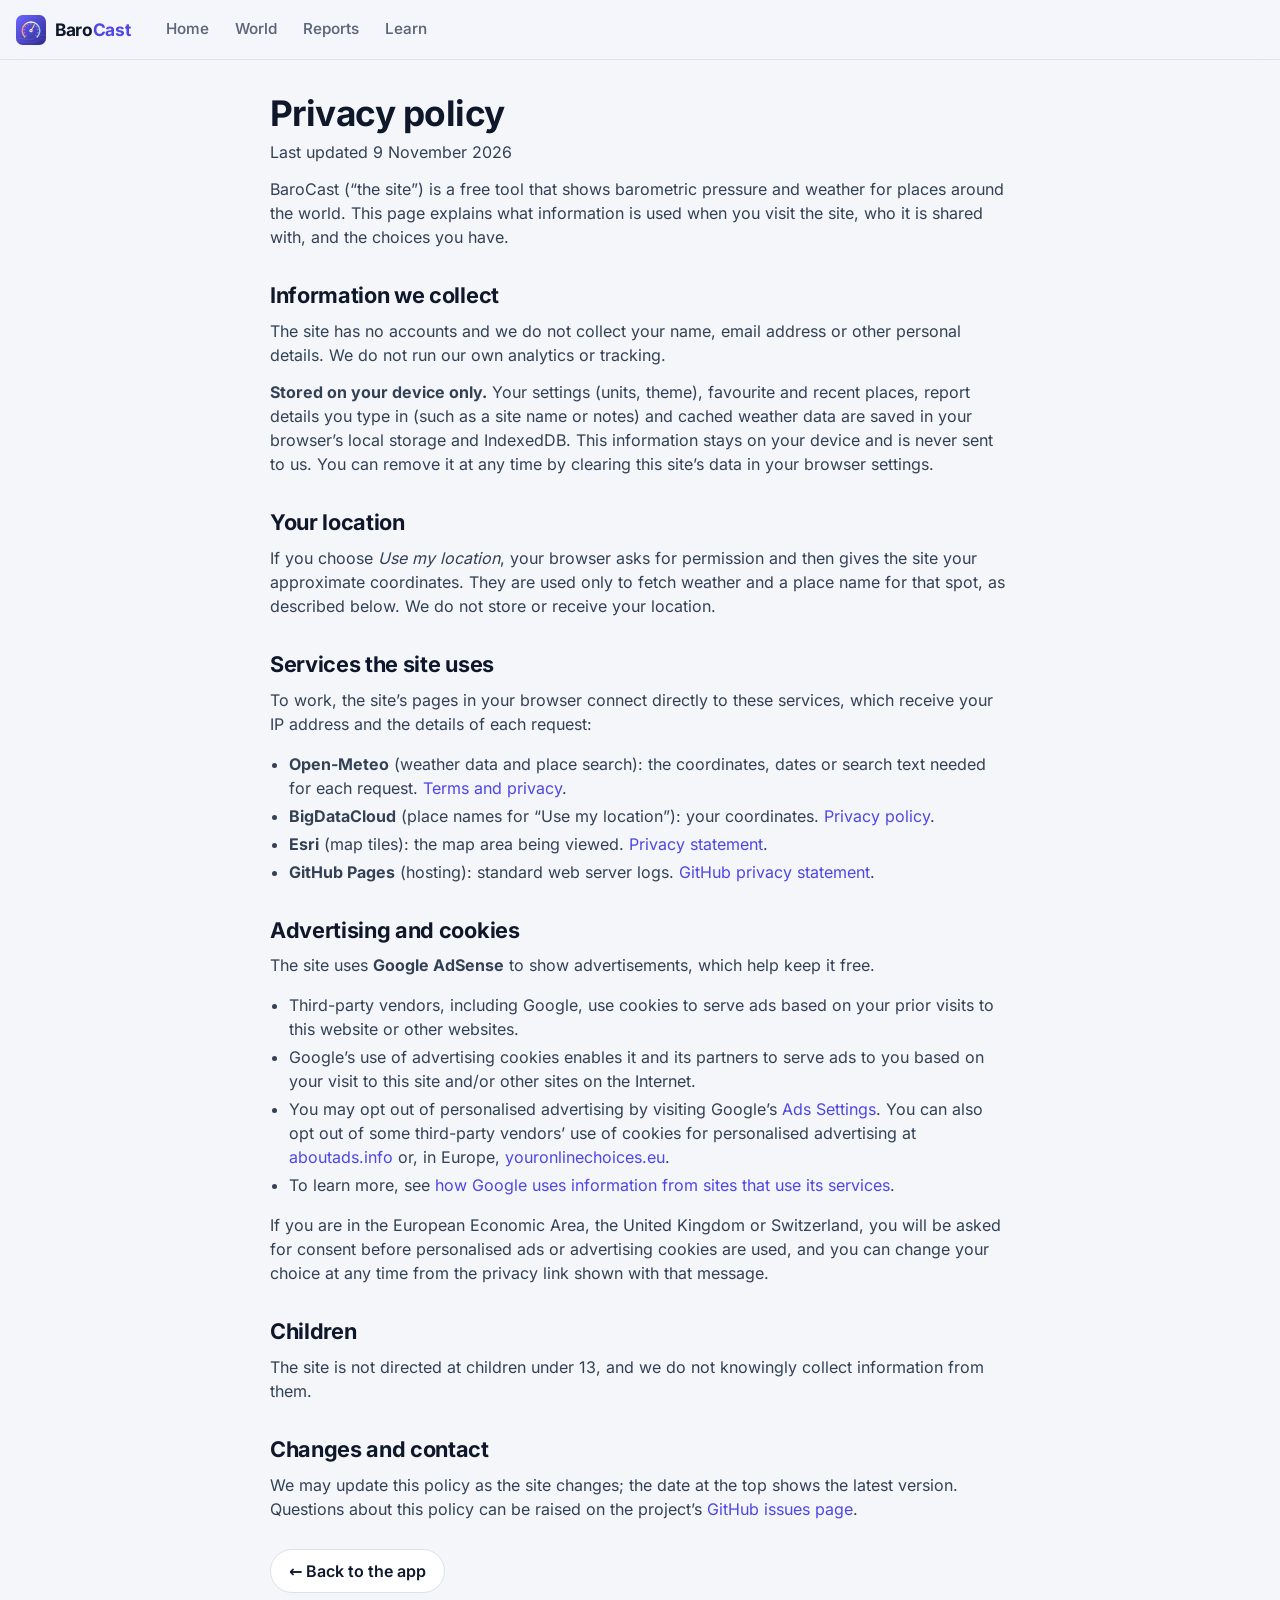
<file: privacy.html>
<!doctype html>
<html lang="en" data-theme="auto">
<head>
  <meta charset="utf-8">
  <meta name="viewport" content="width=device-width, initial-scale=1">
  <title>Privacy Policy · BaroCast</title>
  <meta name="description" content="How BaroCast handles your data, including advertising cookies from Google AdSense.">
  <meta name="color-scheme" content="light dark">
  <link rel="canonical" href="https://barocast.nz/privacy.html">
  <meta name="google-adsense-account" content="ca-pub-9990772667977184">
  <script async src="https://pagead2.googlesyndication.com/pagead/js/adsbygoogle.js?client=ca-pub-9990772667977184" crossorigin="anonymous"></script>
  <link rel="icon" href="assets/icon.svg" type="image/svg+xml">
  <link rel="stylesheet" href="css/app.css">
  <script>
    try {
      var s = JSON.parse(localStorage.getItem('bpm:settings') || '{}');
      if (s.theme) document.documentElement.dataset.theme = s.theme;
    } catch (e) {}
  </script>
</head>
<body>
  <header class="topbar">
    <a class="brand" href="./#/" aria-label="BaroCast home">
      <img src="assets/icon.svg" alt="" width="30" height="30">
      <span class="brand-name">Baro<span>Cast</span></span>
    </a>
    <nav class="nav-desktop" aria-label="Main">
      <a href="./#/">Home</a>
      <a href="./#/world">World</a>
      <a href="./#/report">Reports</a>
      <a href="./#/learn">Learn</a>
    </nav>
  </header>

  <main id="main">
    <div class="page">
      <article class="prose" style="margin:0 auto">
        <h1 style="font-size:clamp(1.6rem,1.2rem + 1.6vw,2.2rem);margin:8px 0 6px">Privacy policy</h1>
        <p class="muted">Last updated 9 November 2026</p>

        <p>BaroCast (“the site”) is a free tool that shows barometric pressure and weather for places around the world. This page explains what information is used when you visit the site, who it is shared with, and the choices you have.</p>

        <h2>Information we collect</h2>
        <p>The site has no accounts and we do not collect your name, email address or other personal details. We do not run our own analytics or tracking.</p>
        <p><strong>Stored on your device only.</strong> Your settings (units, theme), favourite and recent places, report details you type in (such as a site name or notes) and cached weather data are saved in your browser’s local storage and IndexedDB. This information stays on your device and is never sent to us. You can remove it at any time by clearing this site’s data in your browser settings.</p>

        <h2>Your location</h2>
        <p>If you choose <em>Use my location</em>, your browser asks for permission and then gives the site your approximate coordinates. They are used only to fetch weather and a place name for that spot, as described below. We do not store or receive your location.</p>

        <h2>Services the site uses</h2>
        <p>To work, the site’s pages in your browser connect directly to these services, which receive your IP address and the details of each request:</p>
        <ul>
          <li><strong>Open-Meteo</strong> (weather data and place search): the coordinates, dates or search text needed for each request. <a href="https://open-meteo.com/en/terms" target="_blank" rel="noopener">Terms and privacy</a>.</li>
          <li><strong>BigDataCloud</strong> (place names for “Use my location”): your coordinates. <a href="https://www.bigdatacloud.com/privacy-policy" target="_blank" rel="noopener">Privacy policy</a>.</li>
          <li><strong>Esri</strong> (map tiles): the map area being viewed. <a href="https://www.esri.com/en-us/privacy/overview" target="_blank" rel="noopener">Privacy statement</a>.</li>
          <li><strong>GitHub Pages</strong> (hosting): standard web server logs. <a href="https://docs.github.com/en/site-policy/privacy-policies/github-general-privacy-statement" target="_blank" rel="noopener">GitHub privacy statement</a>.</li>
        </ul>

        <h2>Advertising and cookies</h2>
        <p>The site uses <strong>Google AdSense</strong> to show advertisements, which help keep it free.</p>
        <ul>
          <li>Third-party vendors, including Google, use cookies to serve ads based on your prior visits to this website or other websites.</li>
          <li>Google’s use of advertising cookies enables it and its partners to serve ads to you based on your visit to this site and/or other sites on the Internet.</li>
          <li>You may opt out of personalised advertising by visiting Google’s <a href="https://adssettings.google.com/" target="_blank" rel="noopener">Ads Settings</a>. You can also opt out of some third-party vendors’ use of cookies for personalised advertising at <a href="https://www.aboutads.info/choices/" target="_blank" rel="noopener">aboutads.info</a> or, in Europe, <a href="https://www.youronlinechoices.eu/" target="_blank" rel="noopener">youronlinechoices.eu</a>.</li>
          <li>To learn more, see <a href="https://policies.google.com/technologies/partner-sites" target="_blank" rel="noopener">how Google uses information from sites that use its services</a>.</li>
        </ul>
        <p>If you are in the European Economic Area, the United Kingdom or Switzerland, you will be asked for consent before personalised ads or advertising cookies are used, and you can change your choice at any time from the privacy link shown with that message.</p>

        <h2>Children</h2>
        <p>The site is not directed at children under 13, and we do not knowingly collect information from them.</p>

        <h2>Changes and contact</h2>
        <p>We may update this policy as the site changes; the date at the top shows the latest version. Questions about this policy can be raised on the project’s <a href="https://github.com/Dec3ptor/BarometricPressureMap/issues" target="_blank" rel="noopener">GitHub issues page</a>.</p>

        <p style="margin-top:28px"><a class="btn" href="./#/">← Back to the app</a></p>
      </article>
    </div>
  </main>
</body>
</html>
</file>
<file: css/app.css>
/* ==========================================================================
   Barometric Pressure Map — styles
   ========================================================================== */

@font-face {
  font-family: "InterVariable";
  src: url("../assets/fonts/inter-latin-wght-normal.woff2") format("woff2");
  font-weight: 100 900;
  font-style: normal;
  font-display: swap;
}

:root {
  --bg: #f4f6fa;
  --surface: #ffffff;
  --surface-2: #eef1f6;
  --surface-3: #e3e8f0;
  --text: #0f172a;
  --text-2: #334155;
  --muted: #5d6779;
  --border: #dde2ea;
  --accent: #4f46e5;
  --accent-2: #6366f1;
  --accent-strong: #4f46e5;
  --accent-strong-hover: #4338ca;
  --accent-soft: rgba(79, 70, 229, 0.10);
  --rise: #1a62c0;
  --rise-soft: rgba(26, 98, 192, 0.12);
  --fall: #c42b31;
  --fall-soft: rgba(196, 43, 49, 0.12);
  --steady: #576274;
  --good: #137036;
  --warn: #9a4a08;
  --lvl-1: #2f9e5b;
  --lvl-2: #e09a1a;
  --lvl-3: #d9443f;
  --lvl-off: #dfe4ec;
  --warn-soft: rgba(217, 119, 6, 0.12);
  --shadow: 0 1px 2px rgba(15, 23, 42, 0.06), 0 4px 16px rgba(15, 23, 42, 0.05);
  --shadow-lg: 0 10px 40px rgba(15, 23, 42, 0.18);
  --radius: 16px;
  --radius-sm: 10px;
  --topbar-h: 60px;
  --tabbar-h: 0px;
  --font: "InterVariable", ui-sans-serif, system-ui, -apple-system, "Segoe UI", Roboto, "Helvetica Neue", Arial, sans-serif;
  --mono: ui-monospace, "SF Mono", Menlo, Consolas, monospace;
  color-scheme: light;
}

@media (prefers-color-scheme: dark) {
  :root:not([data-theme="light"]) {
    --bg: #0b1120;
    --surface: #121a2b;
    --surface-2: #19233a;
    --surface-3: #223050;
    --text: #e7ebf3;
    --text-2: #c3cbda;
    --muted: #93a0b8;
    --border: #243049;
    --accent: #8b85ff;
    --accent-2: #a5a1ff;
    --accent-strong: #5f56f0;
    --accent-strong-hover: #5047e0;
    --accent-soft: rgba(139, 133, 255, 0.14);
    --lvl-1: #3fbf74;
    --lvl-2: #f0b232;
    --lvl-3: #ff6b6f;
    --lvl-off: #2a3756;
    --rise: #5aa2ff;
    --rise-soft: rgba(90, 162, 255, 0.16);
    --fall: #ff6b6f;
    --fall-soft: rgba(255, 107, 111, 0.15);
    --steady: #94a3b8;
    --good: #4ade80;
    --warn: #fbbf24;
    --warn-soft: rgba(251, 191, 36, 0.14);
    --shadow: 0 1px 2px rgba(0, 0, 0, 0.3), 0 4px 18px rgba(0, 0, 0, 0.25);
    --shadow-lg: 0 10px 40px rgba(0, 0, 0, 0.5);
    color-scheme: dark;
  }
}

:root[data-theme="dark"] {
  --bg: #0b1120;
  --surface: #121a2b;
  --surface-2: #19233a;
  --surface-3: #223050;
  --text: #e7ebf3;
  --text-2: #c3cbda;
  --muted: #93a0b8;
  --border: #243049;
  --accent: #8b85ff;
  --accent-2: #a5a1ff;
  --accent-strong: #5f56f0;
  --accent-strong-hover: #5047e0;
  --accent-soft: rgba(139, 133, 255, 0.14);
  --lvl-1: #3fbf74;
  --lvl-2: #f0b232;
  --lvl-3: #ff6b6f;
  --lvl-off: #2a3756;
  --rise: #5aa2ff;
  --rise-soft: rgba(90, 162, 255, 0.16);
  --fall: #ff6b6f;
  --fall-soft: rgba(255, 107, 111, 0.15);
  --steady: #94a3b8;
  --good: #4ade80;
  --warn: #fbbf24;
  --warn-soft: rgba(251, 191, 36, 0.14);
  --shadow: 0 1px 2px rgba(0, 0, 0, 0.3), 0 4px 18px rgba(0, 0, 0, 0.25);
  --shadow-lg: 0 10px 40px rgba(0, 0, 0, 0.5);
  color-scheme: dark;
}

*, *::before, *::after { box-sizing: border-box; }

html { -webkit-text-size-adjust: 100%; }

body {
  margin: 0;
  font-family: var(--font);
  font-size: 16px;
  line-height: 1.5;
  color: var(--text);
  background: var(--bg);
  min-height: 100vh;
  -webkit-font-smoothing: antialiased;
  font-feature-settings: "cv11", "ss01";
}

img, svg { display: block; }
a { color: var(--accent); text-decoration: none; }
a:hover { text-decoration: underline; }
button { font: inherit; color: inherit; }
h1, h2, h3, h4 { line-height: 1.2; margin: 0; letter-spacing: -0.015em; }
p { margin: 0 0 0.8em; }
code, kbd { font-family: var(--mono); font-size: 0.88em; }
kbd {
  border: 1px solid var(--border);
  border-bottom-width: 2px;
  border-radius: 5px;
  padding: 0 5px;
  background: var(--surface-2);
  color: var(--muted);
}
.num { font-variant-numeric: tabular-nums; }
.muted { color: var(--muted); }
.small { font-size: 0.86rem; }
.visually-hidden {
  position: absolute !important; width: 1px; height: 1px; overflow: hidden;
  clip: rect(0 0 0 0); white-space: nowrap;
}

.skip-link {
  position: absolute; left: 8px; top: -60px; z-index: 2000;
  background: var(--accent-strong); color: #fff; padding: 8px 12px; border-radius: 8px;
}
.skip-link:focus { top: 8px; }

:focus-visible { outline: 2px solid var(--accent); outline-offset: 2px; border-radius: 6px; }

/* ---------- Top bar ---------- */

.topbar {
  position: sticky; top: 0; z-index: 1000;
  height: var(--topbar-h);
  display: flex; align-items: center; gap: 16px;
  padding: 0 16px;
  padding-top: env(safe-area-inset-top);
  height: calc(var(--topbar-h) + env(safe-area-inset-top));
  background: color-mix(in srgb, var(--bg) 82%, transparent);
  backdrop-filter: saturate(1.6) blur(14px);
  -webkit-backdrop-filter: saturate(1.6) blur(14px);
  border-bottom: 1px solid var(--border);
}
.brand { display: flex; align-items: center; gap: 9px; color: var(--text); font-weight: 700; font-size: 1.08rem; letter-spacing: -0.02em; }
.brand:hover { text-decoration: none; }
.brand-name span { color: var(--accent); }
.nav-desktop { display: flex; gap: 2px; margin-left: 8px; }
.nav-desktop a {
  color: var(--muted); padding: 7px 12px; border-radius: 999px; font-weight: 550; font-size: 0.95rem;
}
.nav-desktop a:hover { color: var(--text); background: var(--surface-2); text-decoration: none; }
.nav-desktop a.active { color: var(--text); background: var(--surface-3); }
.topbar-actions { margin-left: auto; display: flex; gap: 8px; align-items: center; }

.icon-btn {
  display: inline-flex; align-items: center; justify-content: center; gap: 8px;
  min-width: 40px; height: 40px; padding: 0 10px;
  border: 1px solid var(--border); border-radius: 999px;
  background: var(--surface); color: var(--text); cursor: pointer;
}
.icon-btn:hover { background: var(--surface-2); }
.icon-btn svg { width: 19px; height: 19px; fill: none; stroke: currentColor; stroke-width: 2; stroke-linecap: round; stroke-linejoin: round; flex: none; }
.search-trigger { padding: 0 8px 0 12px; color: var(--muted); min-width: 230px; justify-content: flex-start; }
.search-trigger kbd { margin-left: auto; }
.search-trigger-label { font-size: 0.93rem; }
@media (max-width: 1080px) {
  .search-trigger { min-width: 0; padding: 0 10px; }
  .search-trigger-label, .search-trigger kbd { display: none; }
  .nav-desktop a { padding: 7px 10px; }
}

/* ---------- Bottom tab bar (mobile) ---------- */

.tabbar { display: none; }

@media (max-width: 759px) {
  :root { --tabbar-h: 64px; --topbar-h: 54px; }
  .nav-desktop { display: none; }
  .search-trigger { display: none; }
  .tabbar {
    display: grid; grid-template-columns: repeat(5, 1fr);
    position: fixed; left: 0; right: 0; bottom: 0; z-index: 1000;
    height: calc(var(--tabbar-h) + env(safe-area-inset-bottom));
    padding-bottom: env(safe-area-inset-bottom);
    background: color-mix(in srgb, var(--surface) 88%, transparent);
    backdrop-filter: saturate(1.6) blur(14px);
    -webkit-backdrop-filter: saturate(1.6) blur(14px);
    border-top: 1px solid var(--border);
  }
  .tabbar a, .tabbar button {
    display: flex; flex-direction: column; align-items: center; justify-content: center; gap: 3px;
    color: var(--muted); font-size: 0.7rem; font-weight: 600; background: none; border: 0; cursor: pointer;
  }
  .tabbar a:hover { text-decoration: none; }
  .tabbar svg { width: 23px; height: 23px; fill: none; stroke: currentColor; stroke-width: 1.9; stroke-linecap: round; stroke-linejoin: round; }
  .tabbar a.active { color: var(--accent); }
  .tab-search svg { background: var(--accent-strong); color: #fff; stroke: #fff; border-radius: 999px; padding: 6px; width: 36px; height: 36px; margin-top: -6px; box-shadow: 0 4px 14px var(--accent-soft); }
  body { padding-bottom: calc(var(--tabbar-h) + env(safe-area-inset-bottom)); }
}

/* ---------- Layout ---------- */

main { outline: none; container: main / inline-size; }
.page { max-width: 1160px; margin: 0 auto; padding: 20px 16px 48px; }
/* Data-heavy pages grow with the screen */
.page.page-wide { max-width: 1760px; }
@media (min-width: 2200px) { .page.page-wide { max-width: 2040px; } }
@media (min-width: 1280px) {
  .page { padding: 24px clamp(24px, 2.4vw, 48px) 56px; }
}
.page-head { margin: 4px 0 18px; }
.page-head h1 { font-size: clamp(1.5rem, 1.1rem + 1.6vw, 2.1rem); font-weight: 750; }
.page-head p { color: var(--muted); margin: 6px 0 0; max-width: 65ch; }

.grid { display: grid; gap: 16px; }
.grid-2 { grid-template-columns: repeat(2, minmax(0, 1fr)); }
.grid-3 { grid-template-columns: repeat(3, minmax(0, 1fr)); }
@media (max-width: 900px) { .grid-3 { grid-template-columns: repeat(2, minmax(0, 1fr)); } }
@media (max-width: 640px) { .grid-2, .grid-3 { grid-template-columns: minmax(0, 1fr); } }

.card {
  background: var(--surface);
  border: 1px solid var(--border);
  border-radius: var(--radius);
  box-shadow: var(--shadow);
  padding: 18px;
  min-width: 0;
}
.card-head { display: flex; align-items: center; gap: 12px; margin-bottom: 12px; flex-wrap: wrap; }
.card-title { font-size: 1.02rem; font-weight: 680; }
.card-sub { color: var(--muted); font-size: 0.86rem; }
.card-head .spacer { flex: 1; }
.section-title { font-size: 1.1rem; font-weight: 700; margin: 28px 0 12px; display: flex; align-items: baseline; gap: 2px 10px; flex-wrap: wrap; }
.section-title .muted { font-weight: 500; font-size: 0.88rem; }

/* ---------- Buttons, chips, segmented ---------- */

.btn {
  display: inline-flex; align-items: center; justify-content: center; gap: 8px;
  height: 44px; padding: 0 18px; border-radius: 999px;
  border: 1px solid var(--border); background: var(--surface); color: var(--text);
  font-weight: 600; cursor: pointer; white-space: nowrap;
}
.btn:hover { background: var(--surface-2); text-decoration: none; }
.btn svg { width: 18px; height: 18px; fill: none; stroke: currentColor; stroke-width: 2; stroke-linecap: round; stroke-linejoin: round; }
.btn-primary { background: var(--accent-strong); border-color: var(--accent-strong); color: #fff; }
.btn-primary:hover { background: var(--accent-strong-hover); }
.btn-sm { height: 34px; padding: 0 12px; font-size: 0.88rem; }
.btn[disabled] { opacity: 0.6; cursor: progress; }

.segmented {
  display: inline-flex; background: var(--surface-2); border-radius: 999px; padding: 3px; gap: 2px;
  border: 1px solid var(--border); max-width: 100%; overflow-x: auto; scrollbar-width: none;
}
.segmented::-webkit-scrollbar { display: none; }
.segmented button {
  border: 0; background: none; padding: 5px 12px; border-radius: 999px; cursor: pointer;
  font-size: 0.85rem; font-weight: 600; color: var(--muted); white-space: nowrap;
}
.segmented button[aria-pressed="true"] { background: var(--surface); color: var(--text); box-shadow: 0 1px 3px rgba(0,0,0,.12); }

.chip {
  display: inline-flex; align-items: center; gap: 6px;
  padding: 2px 10px 2px 8px; border-radius: 999px; font-size: 0.8rem; font-weight: 650;
  background: var(--surface); color: var(--text-2); white-space: nowrap;
  border: 1px solid var(--border); letter-spacing: 0; text-transform: none;
}
.chip::before { content: ""; width: 8px; height: 8px; border-radius: 99px; background: var(--dot, var(--muted)); flex: none; }
.chip.rise { --dot: var(--rise); }
.chip.fall { --dot: var(--fall); }
.chip.warn { --dot: var(--lvl-2); }
.chip.accent { --dot: var(--accent); }
.chip.good { --dot: var(--lvl-1); }

/* Swing level meter: three segments, filled up to the level */
.meter { display: inline-flex; gap: 2px; flex: none; }
.meter i { width: 9px; height: 7px; border-radius: 2px; background: var(--lvl-off); }
.meter.l1 i:nth-child(1) { background: var(--lvl-1); }
.meter.l2 i:nth-child(-n+2) { background: var(--lvl-2); }
.meter.l3 i { background: var(--lvl-3); }
.swing-cell { display: inline-flex; align-items: center; gap: 8px; white-space: nowrap; font-size: 0.86rem; color: var(--text-2); font-weight: 600; }

.rise { color: var(--rise); }
.fall { color: var(--fall); }
.steady { color: var(--steady); }

/* ---------- Ad spaces ---------- */
/* Fixed sizes so ads never push content around when they load. */
.ad { display: flex; flex-direction: column; align-items: center; gap: 4px; width: 100%; min-width: 0; }
.ad-label { font-size: 0.64rem; font-weight: 650; letter-spacing: 0.08em; text-transform: uppercase; color: var(--muted); }
.ad-body { display: grid; place-items: center; width: 100%; overflow: hidden; border-radius: 10px; }
.ad:not([data-filled]) .ad-body {
  border: 1px dashed color-mix(in srgb, var(--muted) 45%, transparent);
  background: color-mix(in srgb, var(--surface-2) 60%, transparent);
}
.ad-ph { font-size: 0.76rem; color: var(--muted); text-align: center; padding: 0 8px; }
.ad-banner .ad-body { height: 100px; max-width: 336px; }
@container main (min-width: 760px) { .ad-banner .ad-body { height: 90px; max-width: 728px; } }
.ad-box .ad-body { width: 300px; height: 250px; max-width: 100%; }
.ad-rail .ad-body { width: 160px; height: 600px; }
.home-ad, .report-ad { margin: 24px 0 4px; }
.home-adbox { margin-top: 16px; }
.learn-ad-inline { margin: 22px 0; }
.ad-multiplex .ad-body { min-height: 260px; }
.ad-multiplex[data-filled] .ad-body { min-height: 0; display: block; place-items: normal; }
.mx-ad { margin: 28px 0 4px; }
/* Spaces Google leaves empty (for example before approval) hide themselves;
   side rails keep their room so the page doesn't jump sideways. */
.ad:has(ins.adsbygoogle[data-ad-status="unfilled"]) { display: none !important; }
.ad-side .ad:has(ins.adsbygoogle[data-ad-status="unfilled"]) { display: flex !important; visibility: hidden; }

/* ---------- Home ---------- */

.home-hero {
  position: relative; overflow: hidden;
  border-radius: 22px; padding: 34px 24px 28px;
  background:
    radial-gradient(1200px 300px at 10% -40%, color-mix(in srgb, var(--accent) 22%, transparent), transparent 70%),
    radial-gradient(700px 300px at 100% 120%, color-mix(in srgb, var(--rise) 18%, transparent), transparent 70%),
    var(--surface);
  border: 1px solid var(--border);
  box-shadow: var(--shadow);
}
.home-hero h1 { font-size: clamp(1.7rem, 1.2rem + 2.4vw, 2.7rem); font-weight: 780; max-width: 18ch; letter-spacing: -0.03em; }
.home-hero p.lead { color: var(--text-2); font-size: 1.06rem; margin: 10px 0 20px; max-width: 56ch; }
.hero-isobars { position: absolute; right: -40px; top: -20px; width: 420px; height: 300px; opacity: 0.5; pointer-events: none; }
.hero-isobars path { fill: none; stroke: var(--accent); stroke-width: 1.4; opacity: 0.35; }
@media (max-width: 640px) { .hero-isobars { opacity: 0.25; } }

.hero-search {
  position: relative; display: flex; gap: 10px; flex-wrap: wrap; max-width: 640px;
}
.hero-search .fake-input {
  flex: 1 1 280px; display: flex; align-items: center; gap: 10px;
  height: 52px; padding: 0 16px; border-radius: 999px;
  background: var(--bg); border: 1px solid var(--border); color: var(--muted);
  cursor: text; font-size: 1rem; text-align: left; min-width: 0;
}
.hero-search .fake-input span { overflow: hidden; text-overflow: ellipsis; white-space: nowrap; }
.hero-search .fake-input svg { width: 20px; height: 20px; fill: none; stroke: currentColor; stroke-width: 2; stroke-linecap: round; flex: none; }
.hero-search .btn { height: 52px; }

.place-cards { display: grid; gap: 12px; grid-template-columns: repeat(auto-fit, minmax(min(260px, 100%), 1fr)); }
.place-cards.few { grid-template-columns: repeat(auto-fill, minmax(min(300px, 100%), 1fr)); }
.place-card {
  display: grid; grid-template-columns: 1fr auto; gap: 2px 10px; align-items: start;
  padding: 14px 16px; border-radius: var(--radius); background: var(--surface);
  border: 1px solid var(--border); box-shadow: var(--shadow); color: var(--text); position: relative;
}
.place-card:hover { text-decoration: none; border-color: color-mix(in srgb, var(--accent) 45%, var(--border)); }
.place-card .pc-name { font-weight: 680; overflow: hidden; display: -webkit-box; -webkit-box-orient: vertical; -webkit-line-clamp: 2; overflow-wrap: anywhere; }
.place-card .pc-region { color: var(--muted); font-size: 0.82rem; grid-column: 1; overflow: hidden; display: -webkit-box; -webkit-box-orient: vertical; -webkit-line-clamp: 2; }
.place-card .pc-value { grid-row: 1 / span 2; grid-column: 2; text-align: right; font-weight: 720; font-size: 1.25rem; white-space: nowrap; }
.place-card .pc-value small { font-size: 0.72rem; color: var(--muted); font-weight: 600; margin-left: 2px; }
.place-card .pc-trend { font-size: 0.8rem; font-weight: 650; text-align: right; display: block; }
.place-card .pc-spark { grid-column: 1 / -1; height: 44px; margin-top: 8px; }
.place-card .pc-spark svg { width: 100%; height: 100%; }

.quick-links { display: grid; gap: 12px; grid-template-columns: repeat(auto-fit, minmax(min(220px, 100%), 1fr)); }
.quick-link {
  display: flex; gap: 14px; align-items: center; padding: 16px; border-radius: var(--radius);
  background: var(--surface); border: 1px solid var(--border); color: var(--text); box-shadow: var(--shadow);
}
.quick-link:hover { text-decoration: none; border-color: color-mix(in srgb, var(--accent) 45%, var(--border)); }
.quick-link .ql-icon { width: 44px; height: 44px; border-radius: 12px; background: var(--accent-soft); color: var(--accent); display: grid; place-items: center; flex: none; }
.quick-link .ql-icon svg { width: 24px; height: 24px; fill: none; stroke: currentColor; stroke-width: 1.9; stroke-linecap: round; stroke-linejoin: round; }
.quick-link strong { display: block; }
.quick-link span { color: var(--muted); font-size: 0.88rem; }

.empty-note { color: var(--muted); padding: 18px; border: 1px dashed var(--border); border-radius: var(--radius); text-align: center; }

/* ---------- Location dashboard ---------- */

.loc-head { display: flex; align-items: flex-start; gap: 12px; margin: 2px 0 16px; flex-wrap: wrap; }
.loc-head h1 { font-size: clamp(1.45rem, 1.1rem + 1.6vw, 2.1rem); font-weight: 760; }
.loc-head .loc-meta { color: var(--muted); font-size: 0.9rem; margin-top: 4px; display: flex; flex-wrap: wrap; gap: 4px 14px; }
.loc-head .loc-actions { margin-left: auto; display: flex; gap: 8px; }
.fav-btn[aria-pressed="true"] { color: #e0a100; border-color: color-mix(in srgb, #e0a100 50%, var(--border)); }
.fav-btn[aria-pressed="true"] svg { fill: #f5b700; stroke: #e0a100; }

.hero-card { display: grid; grid-template-columns: minmax(0, 1.25fr) minmax(0, 1fr); gap: 18px; align-items: center; align-content: start; }
.hero-card .hourly-wrap { grid-column: 1 / -1; min-width: 0; }
@container main (max-width: 900px) { .hero-card { grid-template-columns: minmax(0, 1fr); } }

.now-label { color: var(--muted); font-size: 0.82rem; font-weight: 650; text-transform: uppercase; letter-spacing: 0.06em; display: flex; gap: 8px; align-items: center; flex-wrap: wrap; }
.big-value { display: flex; align-items: baseline; gap: 8px; margin: 4px 0 6px; }
.big-value .v { font-size: clamp(3rem, 2.2rem + 4vw, 4.6rem); font-weight: 760; letter-spacing: -0.04em; line-height: 1; font-variant-numeric: tabular-nums; }
.big-value .u { font-size: 1.15rem; color: var(--muted); font-weight: 650; }
.trend-line { display: flex; align-items: center; gap: 10px; flex-wrap: wrap; font-weight: 650; }
.trend-arrow { width: 34px; height: 34px; border-radius: 999px; display: grid; place-items: center; flex: none; }
.trend-arrow svg { width: 20px; height: 20px; fill: none; stroke: currentColor; stroke-width: 2.4; stroke-linecap: round; stroke-linejoin: round; }
.trend-arrow.rise { background: var(--rise-soft); }
.trend-arrow.fall { background: var(--fall-soft); }
.trend-arrow.steady { background: var(--surface-2); }

.hero-main { container-type: inline-size; min-width: 0; }
.mini-stats { display: grid; grid-template-columns: repeat(3, minmax(0, 1fr)); gap: 10px; margin-top: 16px; }
@container (max-width: 470px) {
  .mini-stats { grid-template-columns: repeat(2, minmax(0, 1fr)); gap: 8px; }
  .mini-stat:last-child { grid-column: 1 / -1; }
}
.mini-stat { background: var(--surface-2); border-radius: 12px; padding: 10px 12px; min-width: 0; }
.mini-stat .k { color: var(--muted); font-size: 0.76rem; font-weight: 650; text-transform: uppercase; letter-spacing: 0.04em; }
.mini-stat .val { font-weight: 700; font-size: 1.05rem; font-variant-numeric: tabular-nums; white-space: nowrap; }
.mini-stat .d { font-size: 0.8rem; font-weight: 650; }

.gauge-wrap { display: flex; flex-direction: column; align-items: center; }
.gauge { width: 100%; max-width: 300px; height: auto; }
.gauge .g-face { fill: var(--surface-2); stroke: var(--border); }
.gauge .g-tick { stroke: var(--muted); }
.gauge .g-tick.major { stroke: var(--text-2); stroke-width: 2; }
.gauge .g-label { fill: var(--muted); font-size: 11px; font-weight: 600; font-family: var(--font); }
.gauge .g-word { fill: var(--text-2); font-size: 8.6px; font-weight: 750; letter-spacing: 0.06em; text-transform: uppercase; font-family: var(--font); }
.gauge .g-needle { stroke: var(--text); stroke-width: 3; stroke-linecap: round; transition: transform 0.9s cubic-bezier(.2,.9,.25,1.15); }
.gauge .g-hub { fill: var(--text); }
.gauge .g-set { stroke: #c79a2b; stroke-width: 2.2; stroke-linecap: round; }
.gauge .g-fore { stroke: var(--accent); stroke-width: 2.2; stroke-linecap: round; stroke-dasharray: 3 3; }
.gauge .g-center-v { fill: var(--text); font-size: 15px; font-weight: 750; font-family: var(--font); font-variant-numeric: tabular-nums; }
.gauge .g-center-u { fill: var(--muted); font-size: 10px; font-weight: 650; font-family: var(--font); }
.gauge-legend { display: flex; gap: 14px; flex-wrap: wrap; justify-content: center; font-size: 0.78rem; color: var(--muted); margin-top: 2px; }
.gauge-legend i { display: inline-block; width: 14px; height: 3px; border-radius: 2px; vertical-align: middle; margin-right: 5px; }

.alert {
  display: flex; gap: 12px; align-items: flex-start; padding: 12px 14px; border-radius: 12px;
  background: var(--warn-soft); color: var(--text); border: 1px solid color-mix(in srgb, var(--warn) 30%, transparent);
  margin-top: 14px;
}
.alert svg { width: 20px; height: 20px; flex: none; fill: none; stroke: var(--warn); stroke-width: 2; stroke-linecap: round; stroke-linejoin: round; margin-top: 2px; }
.alert.info { background: var(--accent-soft); border-color: color-mix(in srgb, var(--accent) 30%, transparent); }
.alert.info svg { stroke: var(--accent); }
.alert strong { display: block; }

.chart-controls { display: flex; gap: 8px; flex-wrap: wrap; align-items: center; }
.chart-box { position: relative; height: 290px; margin-top: 8px; }
.chart-box.main { height: 390px; }
@media (max-width: 640px) { .chart-box.main { height: 330px; } }
@media (min-width: 1280px) { .chart-box.main { height: 460px; } }
@media (min-width: 1680px) and (min-height: 960px) { .chart-box.main { height: 540px; } }
.chart-box.change { height: 96px; margin-top: 2px; }
@media (max-width: 640px) { .chart-box { height: 250px; } .chart-box.change { height: 84px; } }
.chart-caption { display: flex; gap: 16px; flex-wrap: wrap; font-size: 0.8rem; color: var(--muted); margin-top: 8px; align-items: center; }
.chart-caption i { display: inline-block; width: 18px; height: 0; border-top: 2.5px solid var(--accent); vertical-align: middle; margin-right: 6px; }
.chart-caption i.dash { border-top-style: dashed; }
.chart-caption i.band { height: 10px; border: 1px dashed var(--muted); background: color-mix(in srgb, var(--muted) 12%, transparent); border-radius: 2px; }
.chart-caption i.bars { height: 10px; width: 10px; border: 0; background: linear-gradient(90deg, var(--fall) 50%, var(--rise) 50%); border-radius: 2px; }
.change-label { font-size: 0.75rem; color: var(--muted); font-weight: 650; margin-top: 10px; text-transform: uppercase; letter-spacing: .05em; }

.outlook-grid { display: grid; gap: 16px; grid-template-columns: repeat(auto-fit, minmax(min(250px, 100%), 1fr)); }
.outlook { display: flex; flex-direction: column; gap: 8px; }
.outlook .o-kicker { color: var(--muted); font-size: 0.76rem; font-weight: 700; text-transform: uppercase; letter-spacing: .06em; display: flex; gap: 8px; align-items: center; }
.outlook .o-kicker svg { width: 16px; height: 16px; fill: none; stroke: currentColor; stroke-width: 2; stroke-linecap: round; stroke-linejoin: round; }
.outlook .o-title { font-size: 1.12rem; font-weight: 720; }
.outlook p { color: var(--text-2); font-size: 0.92rem; margin: 0; }
.outlook .o-foot { color: var(--muted); font-size: 0.78rem; margin-top: auto; }
.kv { margin: 2px 0 0; }
.kv-row { display: grid; grid-template-columns: minmax(min-content, 1fr) auto; column-gap: 12px; align-items: baseline; padding: 7px 0; border-top: 1px solid var(--border); }
.kv-row:first-child { border-top: 0; padding-top: 2px; }
.kv dt { color: var(--text-2); font-size: 0.86rem; }
.kv dd { margin: 0; text-align: right; font-weight: 700; font-size: 0.9rem; white-space: nowrap; }
.kv dd.kv-text { white-space: normal; max-width: 13em; text-wrap: balance; }
.kv dd.kv-note { grid-column: 1 / -1; text-align: left; white-space: normal; font-weight: 500; font-size: 0.74rem; color: var(--muted); margin-top: 1px; }

.swing-list { list-style: none; margin: 2px 0 4px; padding: 0; }
.swing-list li {
  display: grid; grid-template-columns: 3.4em auto minmax(0, 1fr) auto; align-items: center; gap: 10px;
  padding: 6px 0; border-top: 1px solid var(--border); font-size: 0.88rem;
}
.swing-list li:first-child { border-top: 0; }
.swing-list .sw-day { font-weight: 700; color: var(--text); }
.swing-list .sw-label { color: var(--text-2); font-weight: 600; overflow: hidden; text-overflow: ellipsis; white-space: nowrap; }
.swing-list .sw-range { color: var(--muted); font-size: 0.8rem; white-space: nowrap; }

.dash-cond { display: flex; flex-direction: column; }
.today-sum { margin: 14px 0 0; padding-top: 12px; border-top: 1px solid var(--border); color: var(--text-2); font-size: 0.88rem; }
@container main (min-width: 1200px) { .today-sum { margin-top: auto; } .dash-cond .conditions { margin-bottom: 14px; } }
.conditions { display: grid; grid-template-columns: repeat(auto-fill, minmax(min(124px, 100%), 1fr)); gap: 10px; }
.cond { background: var(--surface-2); border-radius: 12px; padding: 11px 12px; }
.cond .k { color: var(--muted); font-size: 0.76rem; font-weight: 650; display: flex; gap: 6px; align-items: center; }
.cond .k svg { width: 14px; height: 14px; fill: none; stroke: currentColor; stroke-width: 2; stroke-linecap: round; stroke-linejoin: round; }
.cond .val { font-weight: 700; font-size: 1.06rem; font-variant-numeric: tabular-nums; }
.cond .sub { color: var(--muted); font-size: 0.78rem; }

.wx-now { display: flex; gap: 12px; align-items: center; margin-bottom: 14px; }
.wx-now .wx-icon { width: 52px; height: 52px; }
.wx-now .t { font-size: 2rem; font-weight: 750; line-height: 1; font-variant-numeric: tabular-nums; }
.wx-now .desc { color: var(--text-2); font-weight: 600; }

.wx-icon { width: 28px; height: 28px; flex: none; }
.wx-icon .sun { fill: #f5b301; }
.wx-icon .moon { fill: #a4b4d6; }
.wx-icon .cloud { fill: #c7d0de; }
.wx-icon .cloud-dark { fill: #93a1b8; }
.wx-icon .rain { stroke: #3a86ff; stroke-width: 2; stroke-linecap: round; }
.wx-icon .snow { fill: #8fb8ff; }
.wx-icon .bolt { fill: #f5b301; }
.wx-icon .fog { stroke: #a9b4c4; stroke-width: 2; stroke-linecap: round; }
:root[data-theme="dark"] .wx-icon .cloud { fill: #8592a8; }
@media (prefers-color-scheme: dark) { :root:not([data-theme="light"]) .wx-icon .cloud { fill: #8592a8; } }

.daily { width: 100%; border-collapse: collapse; font-variant-numeric: tabular-nums; }
.daily th { text-align: left; color: var(--muted); font-size: 0.74rem; font-weight: 700; text-transform: uppercase; letter-spacing: .05em; padding: 0 8px 8px; }
.daily td { padding: 9px 8px; border-top: 1px solid var(--border); vertical-align: middle; font-size: 0.93rem; }
.daily tr.past td { color: var(--muted); }
.daily tr.today td { background: var(--accent-soft); }
.daily tr.today td:first-child { border-radius: 10px 0 0 10px; }
.daily tr.today td:last-child { border-radius: 0 10px 10px 0; }
.daily .day { font-weight: 650; white-space: nowrap; }
.daily .day small { display: block; color: var(--muted); font-weight: 500; font-size: 0.76rem; }
.daily .wx { display: flex; align-items: center; gap: 8px; }
.daily .wx span { font-size: 0.85rem; color: var(--text-2); }
.range-bar { position: relative; height: 8px; border-radius: 999px; background: var(--surface-2); min-width: 90px; }
.range-bar i { position: absolute; top: 0; bottom: 0; border-radius: 999px; background: linear-gradient(90deg, var(--fall), var(--accent), var(--rise)); }
.range-cell { display: flex; align-items: center; gap: 8px; }
.range-cell .lo, .range-cell .hi { font-size: 0.82rem; width: 52px; }
.range-cell .lo { text-align: right; }
@media (max-width: 640px) {
  .daily .hide-sm { display: none; }
  .range-cell .lo, .range-cell .hi { width: auto; }
  .range-bar { min-width: 44px; flex: 1; }
  .daily td, .daily th { padding-left: 4px; padding-right: 4px; }
}
.table-scroll { overflow-x: auto; margin: 0 -4px; padding: 0 4px; }

.mini-map { height: 320px; border-radius: 12px; overflow: hidden; border: 1px solid var(--border); }

/* Place dashboard: one column on phones/tablets (order below), two on PCs */
.dash { display: grid; gap: 16px; grid-template-columns: minmax(0, 1fr); }
.dash > * { min-width: 0; }
.dash .alert { margin-top: 0; }
.dash-alerts { display: grid; gap: 10px; }
.dash-stale { order: 0; }
.dash-hero { order: 1; }
.dash-alerts { order: 2; }
.dash-chart { order: 3; }
.dash-ad1 { order: 4; }
.dash-outlook { order: 5; }
.dash-daily { order: 6; }
.dash-ad2 { order: 7; }
.dash-cond { order: 8; }
.dash-side { order: 9; display: grid; gap: 16px; align-content: start; min-width: 0; }
.dash-mx { order: 10; margin: 12px 0 0; }
.dash-adbox { display: none; }
@container main (min-width: 1200px) {
  .dash { grid-template-columns: minmax(0, 1.9fr) minmax(360px, 1fr); }
  .dash-stale, .dash-alerts, .dash-chart, .dash-outlook, .dash-ad1 { grid-column: 1 / -1; }
  .dash-hero { order: 1; grid-column: 1; }
  .dash-cond { order: 2; grid-column: 2; }
  .dash-alerts { order: 3; }
  .dash-chart { order: 4; }
  .dash-ad1 { order: 5; }
  .dash-outlook { order: 6; }
  .dash-daily { order: 7; grid-column: 1; }
  .dash-ad2 { display: none; }
  .dash-side { order: 8; grid-column: 2; align-self: start; position: sticky; top: calc(var(--topbar-h) + 16px); }
  .dash-mx { order: 9; grid-column: 1 / -1; }
  .dash-adbox { display: flex; }
  .dash-map .mini-map { height: clamp(380px, calc(100vh - var(--topbar-h) - 190px), 760px); }
  .ads-on .dash-map .mini-map { height: clamp(300px, calc(100vh - var(--topbar-h) - 470px), 640px); }
  .dash-outlook .outlook-grid { grid-template-columns: repeat(4, minmax(0, 1fr)); }
}
@container main (min-width: 1600px) {
  .dash { grid-template-columns: minmax(0, 1.7fr) minmax(420px, 1fr); }
}

/* Next 24 hours strip */
.hourly-label { color: var(--muted); font-size: 0.76rem; font-weight: 700; text-transform: uppercase; letter-spacing: 0.05em; margin: 0 0 8px; }
.hourly { display: grid; grid-auto-flow: column; grid-auto-columns: minmax(64px, 1fr); gap: 6px; overflow-x: auto; scrollbar-width: thin; padding-bottom: 2px; }
@media (max-width: 600px) { .hourly { grid-auto-flow: row; grid-template-columns: repeat(4, minmax(0, 1fr)); overflow: visible; } }
.hr { display: flex; flex-direction: column; align-items: center; gap: 2px; padding: 8px 4px; border-radius: 10px; background: var(--surface-2); font-variant-numeric: tabular-nums; min-width: 0; }
.hr .wx-icon { width: 26px; height: 26px; margin: 2px 0; }
.hr-t { font-size: 0.76rem; color: var(--muted); font-weight: 650; white-space: nowrap; }
.hr-temp { font-weight: 700; font-size: 0.92rem; }
.hr-p { font-size: 0.8rem; color: var(--text-2); font-weight: 650; white-space: nowrap; }
.hr-d { font-size: 0.72rem; font-weight: 650; white-space: nowrap; }

/* ---------- Skeletons ---------- */

.skeleton { position: relative; overflow: hidden; background: var(--surface-2); border-radius: 10px; }
.skeleton::after {
  content: ""; position: absolute; inset: 0;
  background: linear-gradient(90deg, transparent, color-mix(in srgb, var(--surface) 60%, transparent), transparent);
  animation: shimmer 1.3s infinite; transform: translateX(-100%);
}
@keyframes shimmer { to { transform: translateX(100%); } }
@media (prefers-reduced-motion: reduce) { .skeleton::after { animation: none; } }

.error-card { text-align: center; padding: 34px 18px; }
.error-card h2 { margin-bottom: 8px; }
.error-card p { color: var(--muted); max-width: 52ch; margin: 0 auto 16px; }

/* ---------- Dialogs ---------- */

dialog.sheet {
  border: 1px solid var(--border); border-radius: 18px; padding: 0;
  background: var(--surface); color: var(--text); box-shadow: var(--shadow-lg);
  width: min(620px, calc(100vw - 24px)); max-height: min(78vh, 720px);
  margin: 10vh auto auto;
}
dialog.sheet::backdrop { background: rgba(8, 12, 22, 0.45); backdrop-filter: blur(3px); }
@media (max-width: 640px) {
  dialog.sheet { margin: calc(env(safe-area-inset-top) + 10px) auto auto; max-height: calc(100vh - 90px); }
}
.search-box { display: flex; align-items: center; gap: 10px; padding: 10px 10px 10px 16px; border-bottom: 1px solid var(--border); }
.search-box > svg { width: 20px; height: 20px; fill: none; stroke: var(--muted); stroke-width: 2; stroke-linecap: round; flex: none; }
.search-box input { flex: 1; border: 0; background: none; font: inherit; font-size: 1.08rem; color: var(--text); outline: none; min-width: 0; height: 40px; }
.search-box input::-webkit-search-cancel-button { display: none; }
.locate-row {
  display: flex; gap: 12px; align-items: center; width: 100%; text-align: left;
  border: 0; border-bottom: 1px solid var(--border); background: none; padding: 13px 16px; cursor: pointer; font-weight: 600; color: var(--accent);
}
.locate-row:hover { background: var(--surface-2); }
.locate-row svg { width: 20px; height: 20px; fill: none; stroke: currentColor; stroke-width: 2; stroke-linecap: round; }
.search-results { list-style: none; margin: 0; padding: 6px; overflow-y: auto; max-height: 52vh; }
.search-results li { border-radius: 10px; }
.search-results li a, .search-results li .sr-row {
  display: flex; gap: 12px; align-items: center; padding: 10px 12px; color: var(--text); border-radius: 10px;
}
.search-results li a:hover, .search-results li[aria-selected="true"] a { background: var(--surface-2); text-decoration: none; }
.search-results .sr-flag { width: 30px; height: 30px; border-radius: 8px; background: var(--surface-2); display: grid; place-items: center; font-size: 0.72rem; font-weight: 750; color: var(--muted); flex: none; }
.search-results .sr-name { font-weight: 620; }
.search-results .sr-sub { color: var(--muted); font-size: 0.84rem; }
.search-results .sr-group { color: var(--muted); font-size: 0.74rem; font-weight: 700; text-transform: uppercase; letter-spacing: 0.06em; padding: 10px 12px 4px; }
.search-hint { color: var(--muted); font-size: 0.82rem; padding: 4px 16px 14px; margin: 0; }

.sheet-head { display: flex; align-items: center; padding: 14px 14px 10px 20px; border-bottom: 1px solid var(--border); }
.sheet-head h2 { font-size: 1.15rem; flex: 1; }
.settings-body { padding: 8px 20px 20px; overflow-y: auto; }
.setting { padding: 14px 0; border-bottom: 1px solid var(--border); }
.setting:last-child { border-bottom: 0; }
.setting-label { font-weight: 650; margin-bottom: 8px; display: block; }
.setting-help { color: var(--muted); font-size: 0.84rem; margin: 8px 0 0; }

/* ---------- Toast ---------- */

.toast {
  position: fixed; left: 50%; bottom: calc(24px + var(--tabbar-h) + env(safe-area-inset-bottom)); z-index: 3000;
  transform: translate(-50%, 20px); opacity: 0; pointer-events: none;
  background: var(--text); color: var(--bg); padding: 10px 16px; border-radius: 999px; font-weight: 600; font-size: 0.92rem;
  transition: opacity .2s, transform .2s; box-shadow: var(--shadow-lg); max-width: calc(100vw - 32px);
}
.toast.show { opacity: 1; transform: translate(-50%, 0); }

/* ---------- Maps (preview maps, world map) ---------- */

/* Background matches the base map's sea colour, so hairline gaps between
   tiles on high-resolution screens don't show as lines. */
.leaflet-container { font-family: var(--font); background: #d0cfd4; }
.is-dark .leaflet-container { background: #2e3039; }
.leaflet-pane.leaflet-pressure-pane canvas { pointer-events: none; }
/* Pressure shading tints the map with its colour but keeps the map's own
   light and dark, so coastlines and borders stay easy to see. */
.leaflet-shade-pane { mix-blend-mode: color; filter: saturate(2.2); }
/* The dark base map is very dark; lift it so land and sea separate. */
.is-dark .leaflet-tile-pane { filter: brightness(1.7) contrast(1.2); }
.spinner { width: 14px; height: 14px; border-radius: 99px; border: 2px solid var(--accent-soft); border-top-color: var(--accent); animation: spin .8s linear infinite; }
@keyframes spin { to { transform: rotate(360deg); } }
.leaflet-popup-content-wrapper, .leaflet-popup-tip { background: var(--surface); color: var(--text); }
.leaflet-popup-content-wrapper { border-radius: 14px; box-shadow: var(--shadow-lg); }
.leaflet-control-attribution { font-size: 10px; background: color-mix(in srgb, var(--surface) 80%, transparent) !important; color: var(--muted); }
.leaflet-control-attribution a { color: var(--text-2); }
.leaflet-control-zoom { border: 1px solid var(--border) !important; border-radius: 12px !important; overflow: hidden; box-shadow: var(--shadow) !important; }
.leaflet-control-zoom a { background: var(--surface) !important; color: var(--text) !important; border-color: var(--border) !important; }
.me-marker { width: 16px; height: 16px; border-radius: 99px; background: var(--accent); border: 3px solid #fff; box-shadow: 0 0 0 6px var(--accent-soft), 0 1px 4px rgba(0,0,0,.4); }

/* ---------- World ---------- */

.world-map { height: 380px; border-radius: 12px; overflow: hidden; border: 1px solid var(--border); }
@media (max-width: 640px) { .world-map { height: 300px; } }
.world-dash { display: grid; gap: 16px; grid-template-columns: minmax(0, 1fr); }
.world-dash > * { min-width: 0; }
.w-map { order: 1; } .w-ad { order: 2; } .w-leaders { order: 3; } .w-table { order: 4; }
.w-leaders-title { margin-top: 8px; }
@container main (min-width: 1040px) { .w-leaders .leader-grid { grid-template-columns: repeat(3, minmax(0, 1fr)); } }
@container main (min-width: 1320px) {
  .world-dash { grid-template-columns: minmax(0, 1.6fr) minmax(460px, 1fr); }
  .w-map { grid-column: 1; }
  .w-ad { order: 3; grid-column: 1 / -1; }
  .w-table { order: 2; grid-column: 2; display: flex; flex-direction: column; min-height: 0; }
  .w-table .tall-scroll { flex: 1 1 0; max-height: none; min-height: 0; }
  .w-leaders { order: 4; grid-column: 1 / -1; }
  .world-map { height: clamp(460px, calc(100vh - 300px), 680px); }
  /* Side table: keep the essentials so nothing is cut off */
  .w-table .data-table :is(td, th):nth-child(4), .w-table .data-table :is(td, th):nth-child(6) { display: none; }
}
@container main (min-width: 1720px) { .w-table .data-table :is(td, th):nth-child(4) { display: table-cell; } }
.leader-grid { display: grid; gap: 16px; grid-template-columns: repeat(auto-fill, minmax(min(300px, 100%), 1fr)); }
.leader-list { list-style: none; margin: 0; padding: 0; counter-reset: rank; }
.leader-list li { display: flex; align-items: center; gap: 10px; padding: 7px 0; border-top: 1px solid var(--border); font-size: 0.93rem; }
.leader-list li:first-child { border-top: 0; }
.leader-list .rank { width: 22px; height: 22px; border-radius: 7px; background: var(--surface-2); color: var(--muted); font-size: 0.74rem; font-weight: 750; display: grid; place-items: center; flex: none; }
.leader-list li:nth-child(-n+3) .rank { background: var(--accent-soft); color: var(--accent); }
.leader-list a { color: var(--text); font-weight: 600; overflow: hidden; text-overflow: ellipsis; white-space: nowrap; flex: 1; min-width: 0; }
.leader-list a small { color: var(--muted); font-weight: 500; margin-left: 4px; }
@media (max-width: 420px) {
  .leader-list a { white-space: normal; line-height: 1.25; }
  .leader-list a small { display: block; margin-left: 0; font-size: 0.78rem; }
}
.leader-list .lv { font-weight: 700; font-variant-numeric: tabular-nums; white-space: nowrap; }
.data-table { width: 100%; border-collapse: collapse; font-variant-numeric: tabular-nums; font-size: 0.9rem; }
.data-table th { text-align: left; color: var(--muted); font-size: 0.74rem; text-transform: uppercase; letter-spacing: .05em; padding: 8px; cursor: pointer; white-space: nowrap; user-select: none; position: sticky; top: 0; background: var(--surface); }
.data-table th[aria-sort] { color: var(--text); }
.data-table th.r, .data-table td.r { text-align: right; }
.data-table td { padding: 8px; border-top: 1px solid var(--border); white-space: nowrap; }
.data-table td a { color: var(--text); font-weight: 600; }
.table-tools { display: flex; gap: 10px; flex-wrap: wrap; align-items: center; margin-bottom: 10px; }
.input {
  height: 38px; border-radius: 999px; border: 1px solid var(--border); background: var(--bg); color: var(--text);
  padding: 0 14px; font: inherit; font-size: 0.92rem; min-width: 0;
}
select.input { padding-right: 30px; }
.tall-scroll { max-height: 560px; overflow: auto; }

/* ---------- Learn ---------- */

.prose { max-width: 74ch; }
.prose h2 { font-size: 1.35rem; margin: 34px 0 10px; }
.prose h3 { font-size: 1.05rem; margin: 22px 0 8px; }
.prose p, .prose li { color: var(--text-2); }
.prose ul { padding-left: 1.2em; }
.prose li { margin: 4px 0; }
.learn-layout { display: grid; grid-template-columns: 220px minmax(0, 1fr); gap: 32px; align-items: start; }
.learn-toc { position: sticky; top: calc(var(--topbar-h) + 20px); display: flex; flex-direction: column; gap: 2px; font-size: 0.9rem; }
.learn-toc a { color: var(--muted); padding: 5px 10px; border-radius: 8px; }
.learn-toc a:hover { background: var(--surface-2); color: var(--text); text-decoration: none; }
@container main (max-width: 860px) { .learn-layout { grid-template-columns: minmax(0, 1fr); } .learn-toc { display: none; } }
.page.page-learn { max-width: 1480px; }
.learn-rail { display: none; }
.rail-note { display: none; }
@container main (min-width: 1340px) {
  .learn-ad-inline { display: none; }
  .learn-layout { grid-template-columns: 200px minmax(0, 780px) 360px; justify-content: center; }
  .learn-layout .prose { max-width: none; }
  .learn-rail { display: flex; flex-direction: column; gap: 14px; position: sticky; top: calc(var(--topbar-h) + 20px); }
  .learn-rail .converter { grid-template-columns: repeat(2, minmax(0, 1fr)); margin: 0; }
  .rail-note { display: block; }
}
.rail-bands { list-style: none; margin: 0; padding: 0; font-size: 0.88rem; }
.rail-bands li { display: flex; justify-content: space-between; align-items: center; gap: 10px; padding: 7px 0; border-top: 1px solid var(--border); color: var(--text-2); }
.rail-bands li:first-child { border-top: 0; }
.rail-bands .num { white-space: nowrap; color: var(--text); font-weight: 600; }
.ref-table { border-collapse: collapse; width: 100%; font-variant-numeric: tabular-nums; margin: 10px 0 6px; font-size: 0.92rem; }
.ref-table th, .ref-table td { border-bottom: 1px solid var(--border); padding: 8px 10px; text-align: left; }
.ref-table th { color: var(--muted); font-size: 0.75rem; text-transform: uppercase; letter-spacing: .05em; }
.swatch { display: inline-block; width: 10px; height: 10px; border-radius: 3px; margin-right: 8px; vertical-align: middle; }
.converter { display: grid; gap: 10px; grid-template-columns: repeat(auto-fill, minmax(150px, 1fr)); margin: 12px 0; }
.converter label { display: flex; flex-direction: column; gap: 4px; font-size: 0.8rem; color: var(--muted); font-weight: 650; }
.converter input { border-radius: 10px; font-variant-numeric: tabular-nums; font-size: 1rem; }
.callout { background: var(--surface-2); border-radius: 12px; padding: 14px 16px; margin: 14px 0; color: var(--text-2); font-size: 0.93rem; }

.footer { color: var(--muted); font-size: 0.82rem; text-align: center; padding: 28px 16px 36px; border-top: 1px solid var(--border); margin-top: 24px; }
.footer a { color: var(--text-2); }

/* ---------- Install banner ---------- */
.install-card { display: flex; align-items: center; gap: 14px; flex-wrap: wrap; }
.install-card p { margin: 0; flex: 1; min-width: 200px; color: var(--text-2); }

@media (prefers-reduced-motion: reduce) {
  *, *::before, *::after { transition: none !important; animation: none !important; }
}

/* ---------- Home: wide layout ---------- */
.home-top { display: grid; gap: 16px; grid-template-columns: minmax(0, 1fr); }
.home-map { display: none; padding: 14px; flex-direction: column; min-height: 0; }
.hm-head { display: flex; align-items: center; gap: 12px; margin: 2px 4px 12px; }
.hm-head .btn { margin-left: auto; }
.home-map-el { flex: 1; min-height: 300px; border-radius: 12px; overflow: hidden; border: 1px solid var(--border); }
@container main (min-width: 980px) {
  .home-top { grid-template-columns: minmax(0, 0.95fr) minmax(0, 1.05fr); align-items: stretch; }
  .home-map { display: flex; }
  .home-hero { display: flex; flex-direction: column; justify-content: center; padding: 44px 36px; }
}
@media (min-width: 1680px) { .home-map-el { min-height: 360px; } }
.home-bottom { display: grid; gap: 0 24px; grid-template-columns: minmax(0, 1fr); }
.ad.home-adbox { display: none; }
.home-bottom > * { min-width: 0; }
@container main (min-width: 1060px) {
  .ad.home-adbox { display: flex; }
  .home-bottom { grid-template-columns: minmax(0, 2.2fr) minmax(300px, 1fr); }
  .home-bottom .quick-links { grid-template-columns: minmax(0, 1fr); }
}
.wn-grid { display: grid; gap: 8px 28px; grid-template-columns: repeat(2, minmax(0, 1fr)); }
@media (max-width: 600px) { .wn-grid { grid-template-columns: minmax(0, 1fr); } }
@container main (min-width: 1400px) { .wn-grid { grid-template-columns: repeat(4, minmax(0, 1fr)); } }
.wn-title { font-weight: 700; font-size: 0.92rem; margin-bottom: 4px; }
.wn-title .muted { font-weight: 500; font-size: 0.78rem; margin-left: 4px; }
.wn-col .leader-list li { padding: 6px 0; }
.leader-list a { white-space: normal; line-height: 1.25; }
.leader-list a small { display: block; margin-left: 0; font-size: 0.76rem; }


/* Side rails beside the page on large screens */
.ad-side { display: none; }
@media (min-width: 1280px) and (min-height: 720px) {
  body.ads-on .ad-side-right {
    display: block; position: fixed; z-index: 5; top: calc(var(--topbar-h) + 24px); right: 16px; width: 160px;
  }
  body.ads-on main { padding-right: 192px; }
}
@media (min-width: 1600px) and (min-height: 720px) {
  body.ads-on .ad-side-left {
    display: block; position: fixed; z-index: 5; top: calc(var(--topbar-h) + 24px); left: 16px; width: 160px;
  }
  body.ads-on main { padding-left: 192px; }
}
@media (min-width: 2200px) and (min-height: 820px) {
  body.ads-on .ad-side { width: 300px; }
  body.ads-on .ad-side .ad-body { width: 300px; }
  body.ads-on main { padding-left: 332px; padding-right: 332px; }
}
@media print { .ad, .ad-side { display: none !important; } }

/* ---------- Reports ---------- */
.report-layout { display: grid; gap: 16px; grid-template-columns: minmax(0, 1fr); align-items: start; }
@container main (min-width: 1000px) {
  .report-layout { grid-template-columns: minmax(340px, 400px) minmax(0, 1fr); }
  .report-form { position: sticky; top: calc(var(--topbar-h) + 16px); max-height: calc(100vh - var(--topbar-h) - 32px); overflow-y: auto; }
}
.report-form { display: flex; flex-direction: column; gap: 4px; }
.report-form fieldset { border: 0; margin: 0; padding: 0 0 14px; border-bottom: 1px solid var(--border); margin-bottom: 12px; min-width: 0; }
.report-form legend { font-weight: 700; font-size: 0.95rem; padding: 0; margin-bottom: 10px; }
.rf-place { display: flex; gap: 10px; align-items: flex-start; padding: 10px 12px; background: var(--surface-2); border-radius: 12px; margin-bottom: 10px; }
.rf-place strong { display: block; }
.rf-pin { color: var(--accent); flex: none; margin-top: 2px; }
.rf-pin svg { width: 18px; height: 18px; fill: none; stroke: currentColor; stroke-width: 2; stroke-linecap: round; }
.rf-search { position: relative; margin-bottom: 10px; }
.rf-search .input { width: 100%; }
.rf-results { list-style: none; margin: 4px 0 0; padding: 4px; position: absolute; left: 0; right: 0; z-index: 20; background: var(--surface); border: 1px solid var(--border); border-radius: 12px; box-shadow: var(--shadow-lg); max-height: 280px; overflow-y: auto; }
.rf-results button { width: 100%; text-align: left; border: 0; background: none; padding: 8px 10px; border-radius: 8px; cursor: pointer; font-weight: 600; }
.rf-results button:hover { background: var(--surface-2); }
.rf-results small { display: block; color: var(--muted); font-weight: 500; }
.rf-presets { margin-bottom: 12px; }
.rf-when { display: grid; gap: 10px; margin-bottom: 8px; }
.rf-field { display: flex; flex-direction: column; gap: 4px; font-size: 0.82rem; font-weight: 650; color: var(--muted); margin-bottom: 8px; }
.rf-field .input { color: var(--text); font-weight: 500; }
.rf-dt { display: grid; grid-template-columns: minmax(0, 1.4fr) minmax(0, 1fr); gap: 8px; }
.rf-dt .input, .rf-field .input { width: 100%; min-width: 0; border-radius: 10px; }
.rf-field textarea.input { height: auto; padding: 10px 12px; resize: vertical; font: inherit; font-size: 0.92rem; }
.input:disabled { opacity: 0.55; }
.rf-check { display: flex; align-items: center; gap: 8px; font-size: 0.9rem; padding: 4px 0; cursor: pointer; }
.rf-check input { width: 17px; height: 17px; accent-color: var(--accent-strong); flex: none; }
.rf-checks { display: grid; grid-template-columns: repeat(auto-fill, minmax(170px, 1fr)); gap: 0 12px; }
.rf-sections { margin-top: 8px; padding-top: 8px; border-top: 1px dashed var(--border); }
.rf-help { color: var(--muted); font-size: 0.8rem; margin: 6px 0 0; }
.rf-details { margin-bottom: 12px; }
.rf-details summary { cursor: pointer; font-weight: 700; font-size: 0.95rem; padding: 4px 0 10px; }
.rf-details summary .muted { font-weight: 500; }
.rf-error { color: var(--fall); font-weight: 600; font-size: 0.9rem; margin: 0 0 10px; }
.rf-submit { width: 100%; }

.report-empty { text-align: center; padding: 48px 24px; color: var(--muted); }
.report-empty h2 { color: var(--text); font-size: 1.15rem; margin-bottom: 8px; }
.report-empty p { max-width: 46ch; margin: 0 auto; }
.re-icon { width: 56px; height: 56px; border-radius: 16px; background: var(--accent-soft); color: var(--accent); display: grid; place-items: center; margin: 0 auto 14px; }
.re-icon svg { width: 28px; height: 28px; fill: none; stroke: currentColor; stroke-width: 1.8; stroke-linecap: round; stroke-linejoin: round; }

.report-actions { display: flex; align-items: center; gap: 12px; flex-wrap: wrap; margin-bottom: 14px; padding: 14px 18px; }
.ra-buttons { display: flex; gap: 8px; flex-wrap: wrap; margin-left: auto; }

/* The preview is styled like a printed page */
.report-sheet {
  background: #ffffff; color: #0f172a; border-radius: 14px; border: 1px solid var(--border);
  box-shadow: var(--shadow); padding: clamp(16px, 3vw, 36px); font-size: 0.92rem;
  --rs-muted: #5d6779; --rs-line: #dde2ea;
}
.report-sheet h2 { font-size: 1.35rem; margin: 0; color: #0f172a; }
.report-sheet h3 { font-size: 1rem; margin: 22px 0 8px; padding-bottom: 5px; border-bottom: 1px solid var(--rs-line); color: #0f172a; }
.rs-head { display: flex; justify-content: space-between; gap: 12px; padding-bottom: 12px; border-bottom: 3px solid #4f46e5; }
.rs-sub { color: var(--rs-muted); margin-top: 3px; }
.rs-info { display: grid; grid-template-columns: max-content minmax(0, 1fr); gap: 4px 16px; margin: 14px 0 0; }
.rs-info dt { color: var(--rs-muted); font-weight: 650; }
.rs-info dd { margin: 0; }
.rs-highlights { margin: 0 0 12px; padding-left: 1.1em; }
.rs-highlights li { margin: 3px 0; }
.rs-table { width: 100%; border-collapse: collapse; font-variant-numeric: tabular-nums; font-size: 0.84rem; }
.rs-table th, .rs-table td { padding: 5px 8px; border-bottom: 1px solid var(--rs-line); text-align: right; white-space: nowrap; }
.rs-table thead th { background: #eef1f6; color: #0f172a; font-weight: 700; font-size: 0.78rem; }
.rs-table th:first-child, .rs-table td:first-child { text-align: left; }
.rs-table tbody th { font-weight: 600; }
.rs-hourly { max-height: 520px; overflow: auto; }
.rs-hourly thead th { position: sticky; top: 0; }
.rs-chart { width: 100%; height: auto; display: block; margin: 6px 0 10px; border: 1px solid var(--rs-line); border-radius: 8px; }
.rs-notes { white-space: pre-wrap; }
.rs-about { color: var(--rs-muted); font-size: 0.8rem; }
.report-sheet .table-scroll { margin: 0; padding: 0; }

@media print {
  body[data-route="report"] .topbar, body[data-route="report"] .tabbar,
  body[data-route="report"] .page-head, body[data-route="report"] .report-form,
  body[data-route="report"] .report-actions, body[data-route="report"] .footer { display: none !important; }
  body[data-route="report"] { background: #fff; padding: 0; }
  body[data-route="report"] main { padding: 0 !important; }
  body[data-route="report"] .page { padding: 0; max-width: none; }
  body[data-route="report"] .report-layout { display: block; }
  .report-sheet { border: 0; box-shadow: none; padding: 0; border-radius: 0; }
  .rs-hourly { max-height: none; overflow: visible; }
  .rs-hourly thead th { position: static; }
  .rs-chart { break-inside: avoid; }
  .report-sheet h3 { break-after: avoid; }
}
.loc-actions .btn { height: 40px; }
@media (max-width: 480px) { .report-btn { padding: 0 12px; } }
</file>
